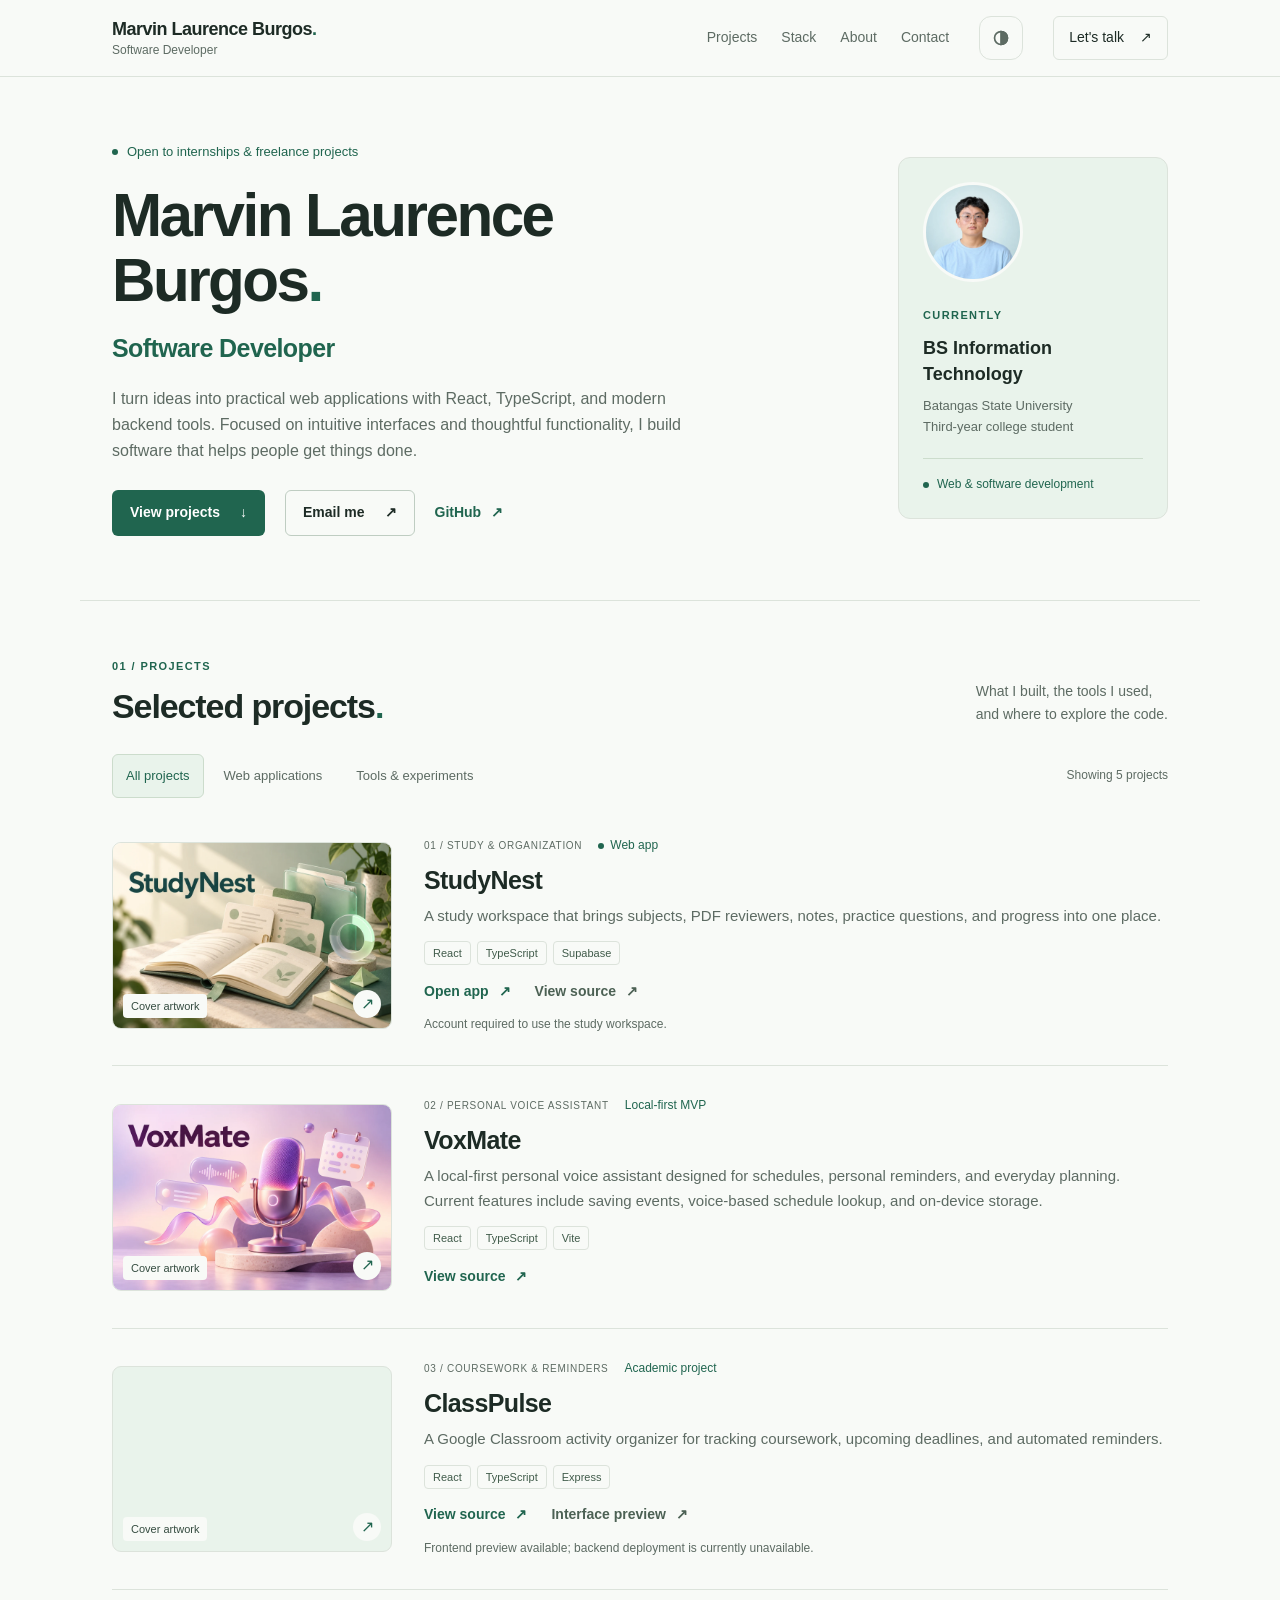
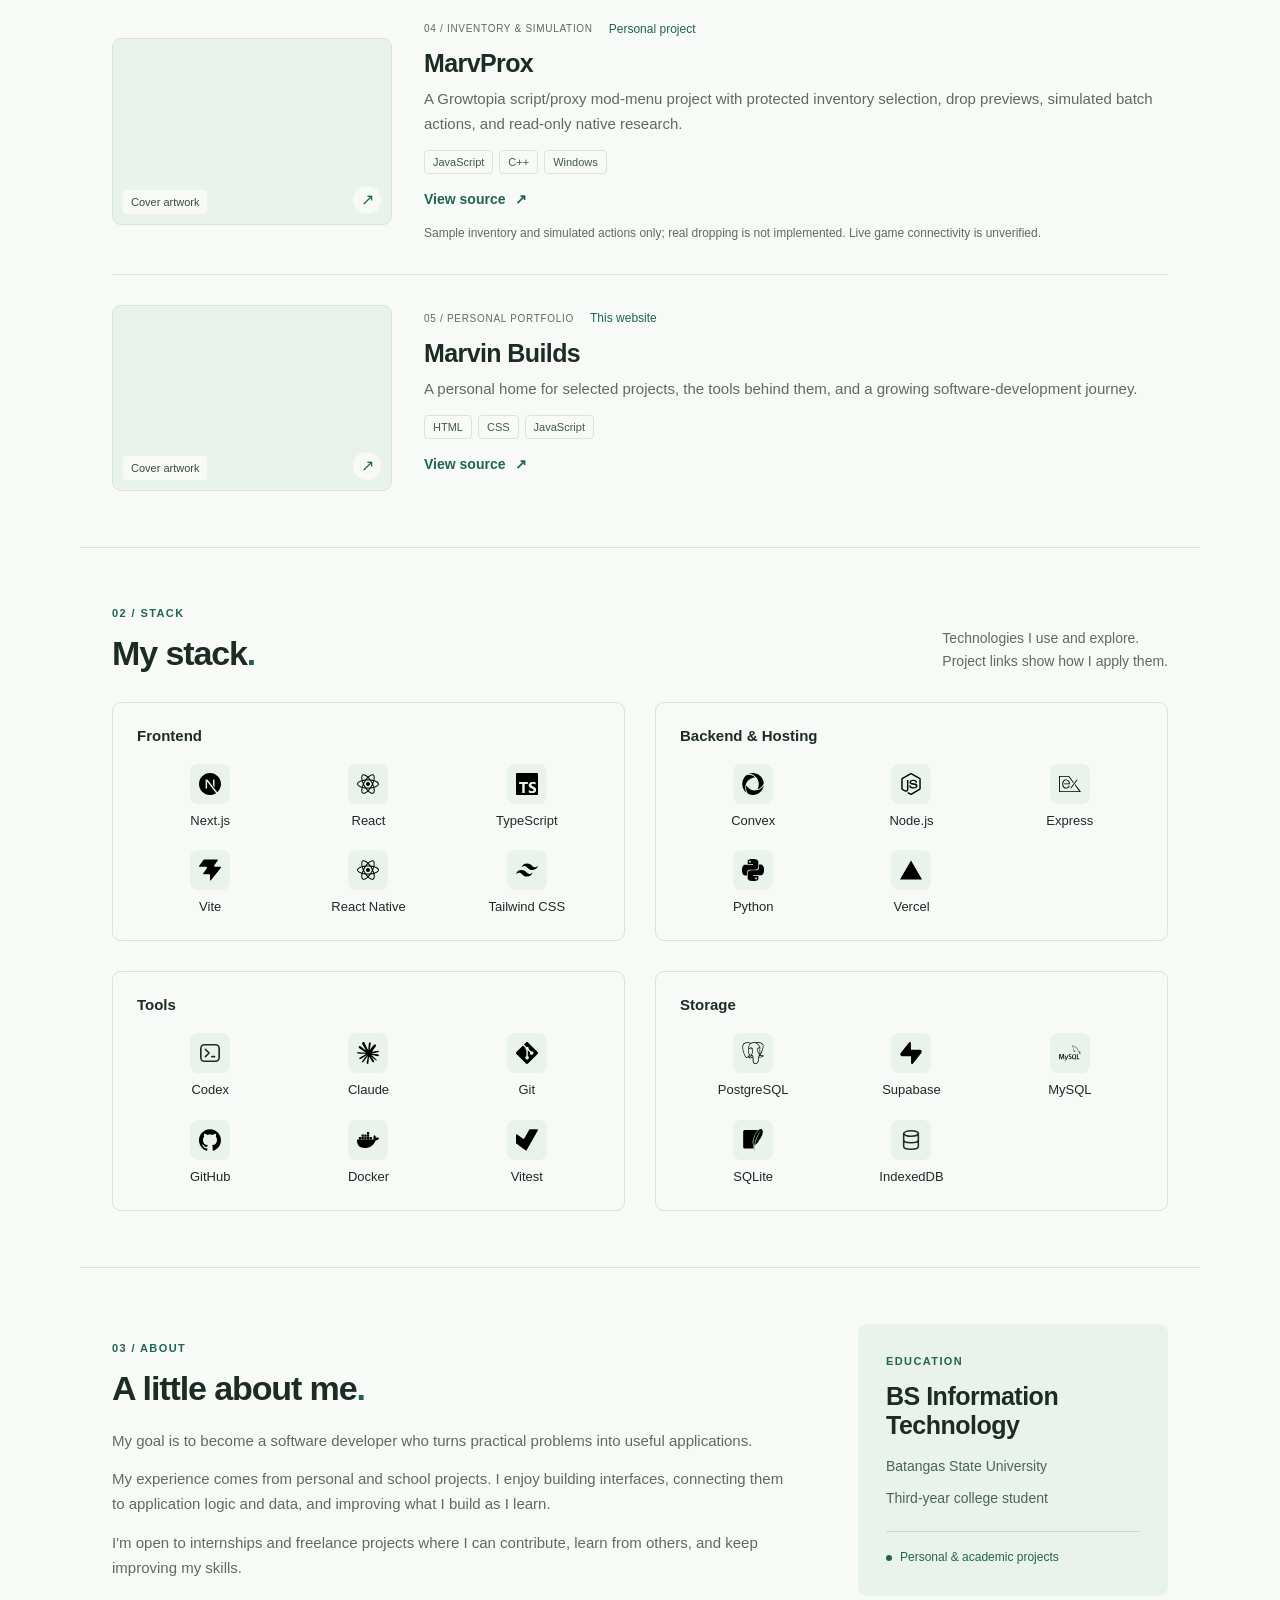
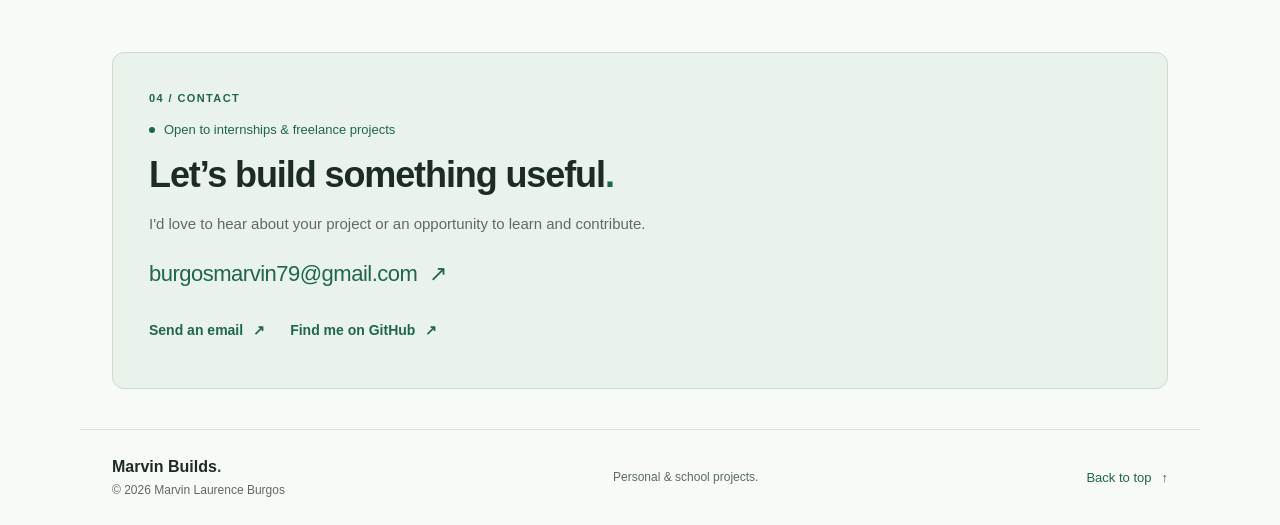
<file: index.html>
<!doctype html>
<html lang="en">
  <head>
    <meta charset="UTF-8">
    <meta name="viewport" content="width=device-width, initial-scale=1">
    <meta name="theme-color" content="#f8faf7">
    <meta name="color-scheme" content="light dark">
    <meta name="description" content="Marvin Laurence Burgos — Software Developer and third-year BS Information Technology student at Batangas State University. Open to internships and freelance projects.">
    <meta name="referrer" content="strict-origin-when-cross-origin">
    <meta http-equiv="Content-Security-Policy" content="default-src 'self'; img-src 'self' data:; style-src 'self'; script-src 'self'; connect-src 'none'; base-uri 'self'; form-action 'none'; object-src 'none'">
    <meta property="og:title" content="Marvin Builds — Software Developer">
    <meta property="og:description" content="Personal projects, practical ideas, and a growing software-development journey.">
    <meta property="og:type" content="website">
    <meta property="og:url" content="https://marvmarv08.github.io/">
    <title>Marvin Builds — Marvin Laurence Burgos, Software Developer</title>
    <link rel="icon" href="assets/favicon.svg" type="image/svg+xml">
    <link rel="stylesheet" href="styles.css">
    <script src="script.js"></script>
  </head>
  <body>
    <a class="skip-link" href="#main">Skip to content</a>
    <header class="site-header">
      <div class="header-inner">
        <a class="brand" href="#home" aria-label="Marvin Laurence Burgos, home"><span class="brand-name">Marvin Laurence Burgos<span class="accent">.</span></span><span class="brand-role">Software Developer</span></a>
        <nav aria-label="Main navigation"><a href="#work">Projects</a><a href="#skills">Stack</a><a href="#about">About</a><a href="#contact">Contact</a></nav>
        <button class="theme-toggle" type="button" aria-label="Switch to dark mode" aria-pressed="false" title="Switch theme" hidden><svg width="18" height="18" viewBox="0 0 16 16" fill="none" stroke="currentColor" stroke-width="1.5" aria-hidden="true"><circle cx="8" cy="8" r="5.75"/><path d="M8 2.25a5.75 5.75 0 0 1 0 11.5z" fill="currentColor"/></svg></button>
        <a class="header-contact" href="mailto:burgosmarvin79@gmail.com">Let's talk <span aria-hidden="true">↗</span></a>
      </div>
    </header>
    <main id="main" class="page-shell">
      <section id="home" class="hero" aria-labelledby="hero-title">
        <div class="hero-copy">
          <p class="availability"><span class="status-dot" aria-hidden="true"></span> Open to internships &amp; freelance projects</p>
          <h1 id="hero-title">Marvin Laurence<br>Burgos<span class="accent">.</span></h1>
          <p class="hero-role">Software Developer</p>
          <p class="hero-description">I turn ideas into practical web applications with React, TypeScript, and modern backend tools. Focused on intuitive interfaces and thoughtful functionality, I build software that helps people get things done.</p>
          <div class="hero-actions"><a class="button button-primary" href="#work">View projects <span aria-hidden="true">↓</span></a><a class="button button-outline" href="mailto:burgosmarvin79@gmail.com">Email me <span aria-hidden="true">↗</span></a><a class="text-link" href="https://github.com/marvmarv08">GitHub <span aria-hidden="true">↗</span></a></div>
        </div>
        <aside class="profile-card" aria-label="Education and focus">
          <img class="profile-avatar" src="assets/marvin-headshot.webp" alt="Portrait of Marvin Laurence Burgos" width="512" height="512" fetchpriority="high">
          <p class="profile-label">CURRENTLY</p>
          <p class="profile-degree">BS Information Technology</p>
          <p>Batangas State University<br>Third-year college student</p>
          <div class="profile-focus"><span class="status-dot" aria-hidden="true"></span> Web &amp; software development</div>
        </aside>
      </section>
      <section id="work" class="section projects-section" aria-labelledby="work-title">
        <div class="section-heading"><div><p class="section-kicker">01 / PROJECTS</p><h2 id="work-title">Selected projects<span class="accent">.</span></h2></div><p>What I built, the tools I used,<br>and where to explore the code.</p></div>
        <div class="project-toolbar" hidden>
          <div class="project-filters" role="group" aria-label="Filter projects"><button type="button" data-filter="all" aria-pressed="true">All projects</button><button type="button" data-filter="web" aria-pressed="false">Web applications</button><button type="button" data-filter="tools" aria-pressed="false">Tools &amp; experiments</button></div>
          <p class="project-count" role="status" aria-live="polite">Showing 5 projects</p>
        </div>
        <div class="project-grid">
          <article class="project-card" data-category="web" aria-labelledby="studynest-title">
            <a class="project-cover" href="https://marvmarv08.github.io/StudyNest/" aria-label="Explore StudyNest">
              <img src="assets/projects/studynest.webp" alt="StudyNest concept artwork with an open book, layered notes, and a mint folder" width="1536" height="1024" loading="lazy" decoding="async">
              <span class="cover-label">Cover artwork</span><span class="cover-arrow" aria-hidden="true">↗</span>
            </a>
            <div class="project-content">
            <div class="project-meta"><span>01 / STUDY &amp; ORGANIZATION</span><span class="project-status status-live"><span class="status-dot" aria-hidden="true"></span> Web app</span></div>
            <h3 id="studynest-title">StudyNest</h3>
            <p>A study workspace that brings subjects, PDF reviewers, notes, practice questions, and progress into one place.</p>
            <ul class="tags" aria-label="StudyNest technologies"><li>React</li><li>TypeScript</li><li>Supabase</li></ul>
            <div class="project-links"><a class="text-link" href="https://marvmarv08.github.io/StudyNest/">Open app <span aria-hidden="true">↗</span></a><a class="text-link secondary-link" href="https://github.com/marvmarv08/StudyNest">View source <span aria-hidden="true">↗</span></a></div>
            <p class="project-note">Account required to use the study workspace.</p>
            </div>
          </article>

          <article class="project-card" data-category="tools" aria-labelledby="voxmate-title">
            <a class="project-cover" href="https://github.com/marvmarv08/VoxMate" aria-label="Explore VoxMate">
              <img src="assets/projects/voxmate.webp" alt="VoxMate concept artwork with a lavender microphone, flowing waveform, and calendar tile" width="1536" height="1024" loading="lazy" decoding="async">
              <span class="cover-label">Cover artwork</span><span class="cover-arrow" aria-hidden="true">↗</span>
            </a>
            <div class="project-content">
            <div class="project-meta"><span>02 / PERSONAL VOICE ASSISTANT</span><span class="project-status">Local-first MVP</span></div>
            <h3 id="voxmate-title">VoxMate</h3>
            <p>A local-first personal voice assistant designed for schedules, personal reminders, and everyday planning. Current features include saving events, voice-based schedule lookup, and on-device storage.</p>
            <ul class="tags" aria-label="VoxMate technologies"><li>React</li><li>TypeScript</li><li>Vite</li></ul>
            <div class="project-links"><a class="text-link" href="https://github.com/marvmarv08/VoxMate">View source <span aria-hidden="true">↗</span></a></div>
            </div>
          </article>

          <article class="project-card" data-category="web" aria-labelledby="classpulse-title">
            <a class="project-cover" href="https://github.com/cjmarvteam/ClassPulse" aria-label="Explore ClassPulse">
              <img src="assets/projects/classpulse.webp" alt="ClassPulse concept artwork with a blue calendar, course folder, and yellow notification bell" width="1536" height="1024" loading="lazy" decoding="async">
              <span class="cover-label">Cover artwork</span><span class="cover-arrow" aria-hidden="true">↗</span>
            </a>
            <div class="project-content">
            <div class="project-meta"><span>03 / COURSEWORK &amp; REMINDERS</span><span class="project-status">Academic project</span></div>
            <h3 id="classpulse-title">ClassPulse</h3>
            <p>A Google Classroom activity organizer for tracking coursework, upcoming deadlines, and automated reminders.</p>
            <ul class="tags" aria-label="ClassPulse technologies"><li>React</li><li>TypeScript</li><li>Express</li></ul>
            <div class="project-links"><a class="text-link" href="https://github.com/cjmarvteam/ClassPulse">View source <span aria-hidden="true">↗</span></a><a class="text-link secondary-link" href="https://frontend-delta-drab-98.vercel.app">Interface preview <span aria-hidden="true">↗</span></a></div>
            <p class="project-note">Frontend preview available; backend deployment is currently unavailable.</p>
            </div>
          </article>

          <article class="project-card" data-category="tools" aria-labelledby="marvprox-title">
            <a class="project-cover" href="https://github.com/marvmarv08/MarvProx" aria-label="Explore MarvProx">
              <img src="assets/projects/marvprox.webp" alt="MarvProx concept artwork with glowing teal inventory cubes and a protective shield" width="1536" height="1024" loading="lazy" decoding="async">
              <span class="cover-label cover-label-dark">Cover artwork</span><span class="cover-arrow" aria-hidden="true">↗</span>
            </a>
            <div class="project-content">
            <div class="project-meta"><span>04 / INVENTORY &amp; SIMULATION</span><span class="project-status">Personal project</span></div>
            <h3 id="marvprox-title">MarvProx</h3>
            <p>A Growtopia script/proxy mod-menu project with protected inventory selection, drop previews, simulated batch actions, and read-only native research.</p>
            <ul class="tags" aria-label="MarvProx technologies"><li>JavaScript</li><li>C++</li><li>Windows</li></ul>
            <div class="project-links"><a class="text-link" href="https://github.com/marvmarv08/MarvProx">View source <span aria-hidden="true">↗</span></a></div>
            <p class="project-note">Sample inventory and simulated actions only; real dropping is not implemented. Live game connectivity is unverified.</p>
            </div>
          </article>

          <article class="project-card" data-category="web" aria-labelledby="marvinbuilds-title">
            <a class="project-cover" href="https://github.com/marvmarv08/marvmarv08.github.io" aria-label="Explore Marvin Builds">
              <img src="assets/projects/marvinbuilds.webp" alt="Marvin Builds concept artwork with a portfolio canvas, project cards, and teal code brackets" width="1536" height="1024" loading="lazy" decoding="async">
              <span class="cover-label">Cover artwork</span><span class="cover-arrow" aria-hidden="true">↗</span>
            </a>
            <div class="project-content">
            <div class="project-meta"><span>05 / PERSONAL PORTFOLIO</span><span class="project-status">This website</span></div>
            <h3 id="marvinbuilds-title">Marvin Builds</h3>
            <p>A personal home for selected projects, the tools behind them, and a growing software-development journey.</p>
            <ul class="tags" aria-label="Marvin Builds technologies"><li>HTML</li><li>CSS</li><li>JavaScript</li></ul>
            <div class="project-links"><a class="text-link" href="https://github.com/marvmarv08/marvmarv08.github.io">View source <span aria-hidden="true">↗</span></a></div>
            </div>
          </article>
        </div>
      </section>
      <section id="skills" class="section skills-section" aria-labelledby="skills-title">
        <div class="section-heading"><div><p class="section-kicker">02 / STACK</p><h2 id="skills-title">My stack<span class="accent">.</span></h2></div><p>Technologies I use and explore.<br>Project links show how I apply them.</p></div>
        <div class="stack-grid">
          <section class="stack-group" aria-labelledby="stack-group-0">
            <h3 id="stack-group-0">Frontend</h3>
            <ul class="stack-items">
              <li class="stack-item"><span class="stack-icon"><img src="assets/stack/nextdotjs.svg" alt="" width="24" height="24" loading="lazy" decoding="async"></span><span>Next.js</span></li>
              <li class="stack-item"><span class="stack-icon"><img src="assets/stack/react.svg" alt="" width="24" height="24" loading="lazy" decoding="async"></span><span>React</span></li>
              <li class="stack-item"><span class="stack-icon"><img src="assets/stack/typescript.svg" alt="" width="24" height="24" loading="lazy" decoding="async"></span><span>TypeScript</span></li>
              <li class="stack-item"><span class="stack-icon"><img src="assets/stack/vite.svg" alt="" width="24" height="24" loading="lazy" decoding="async"></span><span>Vite</span></li>
              <li class="stack-item"><span class="stack-icon"><img src="assets/stack/react.svg" alt="" width="24" height="24" loading="lazy" decoding="async"></span><span>React Native</span></li>
              <li class="stack-item"><span class="stack-icon"><img src="assets/stack/tailwindcss.svg" alt="" width="24" height="24" loading="lazy" decoding="async"></span><span>Tailwind CSS</span></li>
            </ul>
          </section>
          <section class="stack-group" aria-labelledby="stack-group-1">
            <h3 id="stack-group-1">Backend &amp; Hosting</h3>
            <ul class="stack-items">
              <li class="stack-item"><span class="stack-icon"><img src="assets/stack/convex.svg" alt="" width="24" height="24" loading="lazy" decoding="async"></span><span>Convex</span></li>
              <li class="stack-item"><span class="stack-icon"><img src="assets/stack/nodedotjs.svg" alt="" width="24" height="24" loading="lazy" decoding="async"></span><span>Node.js</span></li>
              <li class="stack-item"><span class="stack-icon"><img src="assets/stack/express.svg" alt="" width="24" height="24" loading="lazy" decoding="async"></span><span>Express</span></li>
              <li class="stack-item"><span class="stack-icon"><img src="assets/stack/python.svg" alt="" width="24" height="24" loading="lazy" decoding="async"></span><span>Python</span></li>
              <li class="stack-item"><span class="stack-icon"><img src="assets/stack/vercel.svg" alt="" width="24" height="24" loading="lazy" decoding="async"></span><span>Vercel</span></li>
            </ul>
          </section>
          <section class="stack-group" aria-labelledby="stack-group-2">
            <h3 id="stack-group-2">Tools</h3>
            <ul class="stack-items">
              <li class="stack-item"><span class="stack-icon"><img src="assets/stack/codex.svg" alt="" width="24" height="24" loading="lazy" decoding="async"></span><span>Codex</span></li>
              <li class="stack-item"><span class="stack-icon"><img src="assets/stack/claude.svg" alt="" width="24" height="24" loading="lazy" decoding="async"></span><span>Claude</span></li>
              <li class="stack-item"><span class="stack-icon"><img src="assets/stack/git.svg" alt="" width="24" height="24" loading="lazy" decoding="async"></span><span>Git</span></li>
              <li class="stack-item"><span class="stack-icon"><img src="assets/stack/github.svg" alt="" width="24" height="24" loading="lazy" decoding="async"></span><span>GitHub</span></li>
              <li class="stack-item"><span class="stack-icon"><img src="assets/stack/docker.svg" alt="" width="24" height="24" loading="lazy" decoding="async"></span><span>Docker</span></li>
              <li class="stack-item"><span class="stack-icon"><img src="assets/stack/vitest.svg" alt="" width="24" height="24" loading="lazy" decoding="async"></span><span>Vitest</span></li>
            </ul>
          </section>
          <section class="stack-group" aria-labelledby="stack-group-3">
            <h3 id="stack-group-3">Storage</h3>
            <ul class="stack-items">
              <li class="stack-item"><span class="stack-icon"><img src="assets/stack/postgresql.svg" alt="" width="24" height="24" loading="lazy" decoding="async"></span><span>PostgreSQL</span></li>
              <li class="stack-item"><span class="stack-icon"><img src="assets/stack/supabase.svg" alt="" width="24" height="24" loading="lazy" decoding="async"></span><span>Supabase</span></li>
              <li class="stack-item"><span class="stack-icon"><img src="assets/stack/mysql.svg" alt="" width="24" height="24" loading="lazy" decoding="async"></span><span>MySQL</span></li>
              <li class="stack-item"><span class="stack-icon"><img src="assets/stack/sqlite.svg" alt="" width="24" height="24" loading="lazy" decoding="async"></span><span>SQLite</span></li>
              <li class="stack-item"><span class="stack-icon"><img src="assets/stack/indexeddb.svg" alt="" width="24" height="24" loading="lazy" decoding="async"></span><span>IndexedDB</span></li>
            </ul>
          </section>
        </div>
      </section>
      <section id="about" class="section about-section" aria-labelledby="about-title">
        <div class="about-copy">
          <p class="section-kicker">03 / ABOUT</p><h2 id="about-title">A little about me<span class="accent">.</span></h2>
          <p>My goal is to become a software developer who turns practical problems into useful applications.</p>
          <p>My experience comes from personal and school projects. I enjoy building interfaces, connecting them to application logic and data, and improving what I build as I learn.</p>
          <p>I'm open to internships and freelance projects where I can contribute, learn from others, and keep improving my skills.</p>
        </div>
        <div class="education-card"><p class="eyebrow">EDUCATION</p><h3>BS Information<br>Technology</h3><p>Batangas State University</p><span class="education-year">Third-year college student</span><div class="education-bottom"><span class="status-dot" aria-hidden="true"></span> Personal &amp; academic projects</div></div>
      </section>
      <section id="contact" class="section contact-section" aria-labelledby="contact-title">
        <p class="section-kicker">04 / CONTACT</p><p class="availability"><span class="status-dot" aria-hidden="true"></span> Open to internships &amp; freelance projects</p>
        <h2 id="contact-title">Let’s build something useful<span class="accent">.</span></h2>
        <p>I'd love to hear about your project or an opportunity to learn and contribute.</p>
        <a class="contact-email" href="mailto:burgosmarvin79@gmail.com">burgosmarvin79@gmail.com <span aria-hidden="true">↗</span></a>
        <div class="contact-links"><a class="text-link" href="mailto:burgosmarvin79@gmail.com">Send an email <span aria-hidden="true">↗</span></a><a class="text-link" href="https://github.com/marvmarv08">Find me on GitHub <span aria-hidden="true">↗</span></a></div>
      </section>
    </main>
    <footer class="site-footer"><div><a class="footer-brand" href="#home">Marvin Builds<span class="accent">.</span></a><span>© 2026 Marvin Laurence Burgos</span></div><p>Personal &amp; school projects.</p><a class="back-top" href="#home">Back to top <span aria-hidden="true">↑</span></a></footer>
  </body>
</html>
</file>
<file: styles.css>
:root {
  color-scheme: light;
  --paper: #f8faf7;
  --ink: #1d2b25;
  --muted: #5d6b63;
  --teal: #20654f;
  --mint: #e9f3eb;
  --line: #dce3db;
  --page-width: 1120px;
}
/* Shared color tokens keep both themes consistent across every section. */
:root[data-theme="dark"] {
  color-scheme: dark;
  --paper: #131b18;
  --ink: #e6eee8;
  --muted: #a5b6ab;
  --teal: #8cdbb5;
  --mint: #1d2e25;
  --line: #34463b;
}
.theme-ready :where(body, .site-header, a, button, .profile-card, .education-card,
  .stack-icon, .contact-section, .project-cover, .tags li, p, h1, h2, h3, .accent,
  .profile-focus, .education-bottom, .education-year, .cover-arrow) {
  transition: background-color 250ms ease, color 250ms ease, border-color 250ms ease;
}
.theme-particle {
  position: fixed;
  z-index: 40;
  width: 3px;
  height: 3px;
  margin: -1.5px 0 0 -1.5px;
  border-radius: 1px;
  background: var(--teal);
  pointer-events: none;
}
.theme-toggle {
  display: grid;
  place-items: center;
  flex: 0 0 44px;
  width: 44px;
  height: 44px;
  padding: 0;
  border: 1px solid var(--line);
  border-radius: 12px;
  background: var(--paper);
  color: var(--muted);
  cursor: pointer;
}
.theme-toggle:hover { background: var(--mint); color: var(--teal); border-color: var(--teal); }
:root[data-theme="dark"] .button-primary { color: #13271c; }
:root[data-theme="dark"] .button-primary:hover { background: #afe9cb; }
:root[data-theme="dark"] .tags li,
:root[data-theme="dark"] .project-links .secondary-link,
:root[data-theme="dark"] .education-card > p:not(.eyebrow),
:root[data-theme="dark"] .education-year { color: var(--muted); }
:root[data-theme="dark"] .button-outline,
:root[data-theme="dark"] .profile-focus,
:root[data-theme="dark"] .education-bottom,
:root[data-theme="dark"] .contact-section,
:root[data-theme="dark"] .project-filters button[aria-pressed="true"] { border-color: var(--line); }
:root[data-theme="dark"] .stack-icon { background: #e9f3eb; }
* { box-sizing: border-box; }
[hidden] { display: none !important; }
html { scroll-behavior: smooth; scroll-padding-top: 112px; }
body { margin: 0; background: var(--paper); color: var(--ink); font-family: "Segoe UI", Arial, sans-serif; font-size: 16px; line-height: 1.65; -webkit-font-smoothing: antialiased; }
a { color: inherit; text-decoration: none; }
button { font: inherit; }
a:focus-visible, button:focus-visible { outline: 3px solid var(--teal); outline-offset: 4px; border-radius: 3px; }
::selection { background: #cce8d5; color: #183c2c; }
h1, h2, h3, p { margin-top: 0; }
h1, h2, h3 { line-height: 1.15; }
.accent { color: var(--teal); }
.skip-link { position: fixed; z-index: 30; top: 10px; left: 10px; padding: 10px 18px; background: var(--ink); color: white; transform: translateY(-170%); }
.skip-link:focus { transform: translateY(0); }
.site-header { position: sticky; top: 0; z-index: 10; background: var(--paper); border-bottom: 1px solid var(--line); }
.header-inner { max-width: var(--page-width); margin: auto; padding: 16px 32px; display: flex; align-items: center; gap: 30px; }
.brand { display: flex; flex-direction: column; margin-right: auto; line-height: 1.4; }
.brand-name { font-size: 18px; font-weight: 700; letter-spacing: -.5px; }
.brand-role { color: var(--muted); font-size: 12px; }
nav { display: flex; gap: 24px; }
nav a { display: flex; align-items: center; min-height: 44px; font-size: 14px; color: var(--muted); }
nav a:hover, .text-link:hover { color: var(--teal); text-decoration: underline; text-underline-offset: 5px; }
.header-contact { min-height: 44px; display: flex; gap: 16px; align-items: center; padding: 8px 15px; border: 1px solid var(--line); border-radius: 6px; font-size: 14px; }
.header-contact:hover, .button-outline:hover { background: var(--mint); border-color: var(--teal); }
.page-shell, .site-footer { max-width: var(--page-width); margin: auto; }
.hero { display: grid; grid-template-columns: minmax(0, 1fr) 270px; gap: 70px; align-items: center; padding: 64px 32px; }
.hero-copy { min-width: 0; }
.availability { display: flex; align-items: center; gap: 9px; color: var(--teal); font-size: 13px; margin-bottom: 22px; }
.status-dot { display: inline-block; width: 6px; height: 6px; border-radius: 50%; background: var(--teal); flex: none; }
h1 { margin-bottom: 14px; font-size: clamp(42px, 4.7vw, 62px); letter-spacing: -2.5px; font-weight: 700; line-height: 1.08; }
.hero-role { color: var(--teal); font-size: 25px; font-weight: 600; margin-bottom: 16px; letter-spacing: -.6px; }
.hero-description { max-width: 570px; color: var(--muted); margin-bottom: 25px; }
.hero-actions { display: flex; align-items: center; gap: 12px 20px; flex-wrap: wrap; }
.button { display: inline-flex; min-height: 46px; align-items: center; justify-content: center; gap: 20px; padding: 10px 17px; border: 1px solid transparent; border-radius: 6px; font-size: 14px; font-weight: 600; }
.button-primary { background: var(--teal); color: white; }
.button-primary:hover { background: #184f3d; }
.button-outline { border-color: #bfcdc2; }
.text-link { display: inline-flex; align-items: center; gap: 10px; min-height: 44px; font-size: 14px; font-weight: 600; color: var(--teal); }
.profile-card { border: 1px solid var(--line); background: var(--mint); border-radius: 12px; padding: 24px; }
.profile-avatar { width: 100px; height: 100px; display: block; border-radius: 50%; object-fit: cover; object-position: center 24%; margin-bottom: 24px; border: 3px solid var(--paper); }
.profile-label, .section-kicker, .eyebrow { font-size: 11px; font-weight: 600; letter-spacing: 1.4px; color: var(--teal); margin-bottom: 12px; }
.profile-degree { font-size: 18px; font-weight: 600; line-height: 1.4; margin-bottom: 8px; }
.profile-card > p:not(.profile-label):not(.profile-degree) { font-size: 13px; color: var(--muted); margin-bottom: 20px; }
.profile-focus { display: flex; align-items: center; gap: 8px; padding-top: 16px; border-top: 1px solid #ccdccc; font-size: 12px; color: var(--teal); }
.section { padding: 56px 32px; border-top: 1px solid var(--line); }
.section-heading { display: flex; justify-content: space-between; align-items: end; gap: 30px; margin-bottom: 28px; }
h2 { font-size: 34px; letter-spacing: -1.1px; font-weight: 650; margin-bottom: 0; }
.section-heading > p { color: var(--muted); font-size: 14px; margin-bottom: 0; }
.project-toolbar { display: flex; align-items: center; justify-content: space-between; gap: 16px; margin-bottom: 8px; }
.project-filters { display: flex; gap: 6px; flex-wrap: wrap; }
.project-filters button { min-height: 44px; padding: 8px 13px; background: transparent; border: 1px solid transparent; border-radius: 6px; color: var(--muted); font-size: 13px; cursor: pointer; }
.project-filters button:hover { background: var(--mint); }
.project-filters button[aria-pressed="true"] { color: var(--teal); background: var(--mint); border-color: #ccdccc; }
.project-count { font-size: 12px; color: var(--muted); margin: 0; white-space: nowrap; }
.project-grid { display: grid; }
.project-card { display: grid; grid-template-columns: 280px minmax(0, 1fr); gap: 32px; align-items: center; padding: 30px 0; border-bottom: 1px solid var(--line); min-width: 0; }
.project-card:last-child { border-bottom: 0; padding-bottom: 0; }
.project-cover { position: relative; display: block; overflow: hidden; border: 1px solid var(--line); border-radius: 9px; aspect-ratio: 3 / 2; background: var(--mint); }
.project-cover img { display: block; width: 100%; height: 100%; object-fit: cover; transition: transform .25s ease; }
.project-cover:hover img { transform: scale(1.025); }
.cover-label { position: absolute; bottom: 10px; left: 10px; padding: 3px 8px; border-radius: 4px; background: #f8faf7; color: #354c40; font-size: 11px; }
.cover-arrow { position: absolute; right: 10px; bottom: 10px; width: 28px; height: 28px; display: grid; place-items: center; background: var(--paper); color: var(--teal); border-radius: 50%; }
.project-content { min-width: 0; }
.project-meta { display: flex; flex-wrap: wrap; align-items: center; gap: 8px 16px; margin-bottom: 10px; color: var(--muted); font-size: 10px; letter-spacing: .7px; }
.project-status { display: inline-flex; align-items: center; gap: 6px; font-size: 12px; letter-spacing: 0; color: var(--teal); }
.project-card h3 { font-size: 25px; letter-spacing: -.6px; margin-bottom: 9px; }
.project-content > p { color: var(--muted); font-size: 15px; margin-bottom: 13px; }
.tags { display: flex; flex-wrap: wrap; list-style: none; gap: 6px; padding: 0; margin: 0 0 4px; }
.tags li { padding: 2px 8px; border: 1px solid var(--line); border-radius: 4px; color: #405b4a; font-size: 11px; }
.project-links { display: flex; flex-wrap: wrap; gap: 10px 24px; }
.project-links .secondary-link { color: #4c6154; }
.project-content > .project-note { font-size: 12px; margin: 2px 0 0; }
.stack-grid { display: grid; grid-template-columns: repeat(2, minmax(0, 1fr)); gap: 30px; }
.stack-group { padding: 24px; border: 1px solid var(--line); border-radius: 9px; min-width: 0; }
.stack-group h3 { font-size: 15px; margin-bottom: 20px; }
.stack-items { display: grid; grid-template-columns: repeat(3, minmax(0, 1fr)); list-style: none; padding: 0; margin: 0; gap: 20px 12px; }
.stack-item { display: flex; flex-direction: column; align-items: center; gap: 8px; min-width: 0; text-align: center; }
.stack-icon { display: grid; place-items: center; width: 40px; height: 40px; border-radius: 8px; background: var(--mint); }
.stack-icon img { display: block; width: 22px; height: 22px; object-fit: contain; }
.stack-item > span:last-child { font-size: 13px; line-height: 1.4; }
.about-section { display: grid; grid-template-columns: minmax(0, 1fr) 310px; gap: 64px; align-items: center; }
.about-copy h2 { margin-bottom: 20px; }
.about-copy > p:not(.section-kicker) { color: var(--muted); font-size: 15px; margin-bottom: 14px; }
.about-copy > p:last-child { margin-bottom: 0; }
.education-card { padding: 28px; background: var(--mint); border-radius: 9px; }
.education-card h3 { font-size: 25px; letter-spacing: -.5px; margin-bottom: 16px; }
.education-card > p:not(.eyebrow), .education-year { font-size: 14px; color: #4b6552; margin-bottom: 6px; }
.education-bottom { display: flex; align-items: center; gap: 8px; font-size: 12px; color: var(--teal); border-top: 1px solid #ccdccc; margin-top: 20px; padding-top: 16px; }
.contact-section { margin: 0 32px 40px; padding: 36px; border: 1px solid #ccdccc; border-radius: 12px; background: var(--mint); }
.contact-section .availability { margin-bottom: 14px; }
.contact-section h2 { font-size: 36px; max-width: 620px; margin-bottom: 16px; }
.contact-section > p:not(.section-kicker):not(.availability) { color: var(--muted); font-size: 15px; margin-bottom: 16px; }
.contact-email { display: inline-flex; align-items: center; flex-wrap: wrap; gap: 12px; min-height: 44px; color: var(--teal); font-size: 22px; letter-spacing: -.5px; overflow-wrap: anywhere; }
.contact-email:hover { text-decoration: underline; text-underline-offset: 5px; }
.contact-links { display: flex; flex-wrap: wrap; gap: 10px 25px; margin-top: 12px; }
.site-footer { padding: 24px 32px; border-top: 1px solid var(--line); display: flex; justify-content: space-between; align-items: center; gap: 24px; }
.site-footer > div { display: flex; flex-direction: column; }
.footer-brand { font-size: 16px; font-weight: 650; }
.site-footer > div > span, .site-footer > p { font-size: 12px; color: var(--muted); }
.site-footer > p { margin: 0; }
.back-top { display: inline-flex; align-items: center; min-height: 44px; gap: 10px; font-size: 13px; color: var(--teal); }
@media (max-width: 900px) {
  .header-inner { gap: 20px; padding-inline: 24px; }
  nav { gap: 16px; }
  .header-contact { display: none; }
  .hero { gap: 32px; grid-template-columns: minmax(0, 1fr) 230px; padding: 44px 24px; }
  h1 { font-size: 44px; }
  .profile-card { padding: 20px; }
  .section { padding: 44px 24px; }
  .project-card { grid-template-columns: 220px minmax(0, 1fr); gap: 24px; }
  .project-meta > span:first-child { font-size: 9px; }
  .about-section { gap: 30px; grid-template-columns: minmax(0, 1fr) 270px; }
}
@media (max-width: 680px) {
  html { scroll-padding-top: 140px; }
  .header-inner { flex-wrap: wrap; gap: 8px; padding: 12px 20px 0; }
  .brand-name { font-size: 18px; }
  .brand-role { font-size: 11px; }
  .theme-toggle { order: 0; }
  nav { order: 1; width: 100%; justify-content: space-between; gap: 12px; border-top: 1px solid var(--line); }
  nav a { font-size: 13px; }
  .hero { grid-template-columns: 1fr; padding: 36px 20px; gap: 28px; }
  h1 { font-size: clamp(36px, 9vw, 49px); letter-spacing: -1.6px; }
  .hero-role { font-size: 23px; }
  .hero-description { font-size: 15px; }
  .availability { font-size: 12px; margin-bottom: 18px; }
  .hero-actions { gap: 8px 12px; }
  .button { font-size: 13px; padding-inline: 14px; gap: 14px; }
  .hero-actions .text-link { font-size: 13px; }
  .profile-card { display: grid; grid-template-columns: 64px minmax(0, 1fr); gap: 0 16px; padding: 18px; }
  .profile-avatar { grid-column: 1; grid-row: 1 / 5; width: 64px; height: 64px; margin: 0; }
  .profile-label { font-size: 10px; margin-bottom: 5px; }
  .profile-degree { font-size: 15px; margin-bottom: 4px; }
  .profile-card > p:not(.profile-label):not(.profile-degree) { font-size: 12px; margin-bottom: 0; }
  .profile-focus { grid-column: 1 / -1; margin-top: 14px; padding-top: 12px; }
  .section { padding: 36px 20px; }
  .section-heading { flex-direction: column; align-items: start; gap: 12px; margin-bottom: 22px; }
  h2 { font-size: 30px; }
  .section-heading > p br { display: none; }
  .project-toolbar { align-items: start; flex-direction: column; gap: 10px; }
  .project-filters { gap: 2px; }
  .project-filters button { font-size: 12px; padding: 8px 9px; }
  .project-count { font-size: 11px; }
  .project-card { grid-template-columns: 1fr; gap: 20px; padding: 26px 0; }
  .project-meta > span:first-child { font-size: 10px; }
  .project-card h3 { font-size: 26px; }
  .project-cover { max-width: 460px; width: 100%; }
  .stack-grid { gap: 18px; grid-template-columns: 1fr; }
  .stack-group { padding: 20px; }
  .stack-items { gap: 20px 10px; }
  .about-section { grid-template-columns: 1fr; gap: 24px; }
  .education-card { padding: 24px; }
  .contact-section { margin: 0 20px 30px; padding: 24px 20px; }
  .contact-section h2 { font-size: 30px; }
  .contact-email { font-size: clamp(16px, 4.5vw, 22px); letter-spacing: -.4px; gap: 8px; }
  .site-footer { padding: 20px; gap: 14px; flex-wrap: wrap; }
  .site-footer > p { display: none; }
  .site-footer > div > span { font-size: 11px; }
  .back-top { font-size: 12px; }
}
@media (prefers-reduced-motion: reduce) {
  html { scroll-behavior: auto; }
  *, *::before, *::after { animation: none !important; transition: none !important; }
}
</file>
